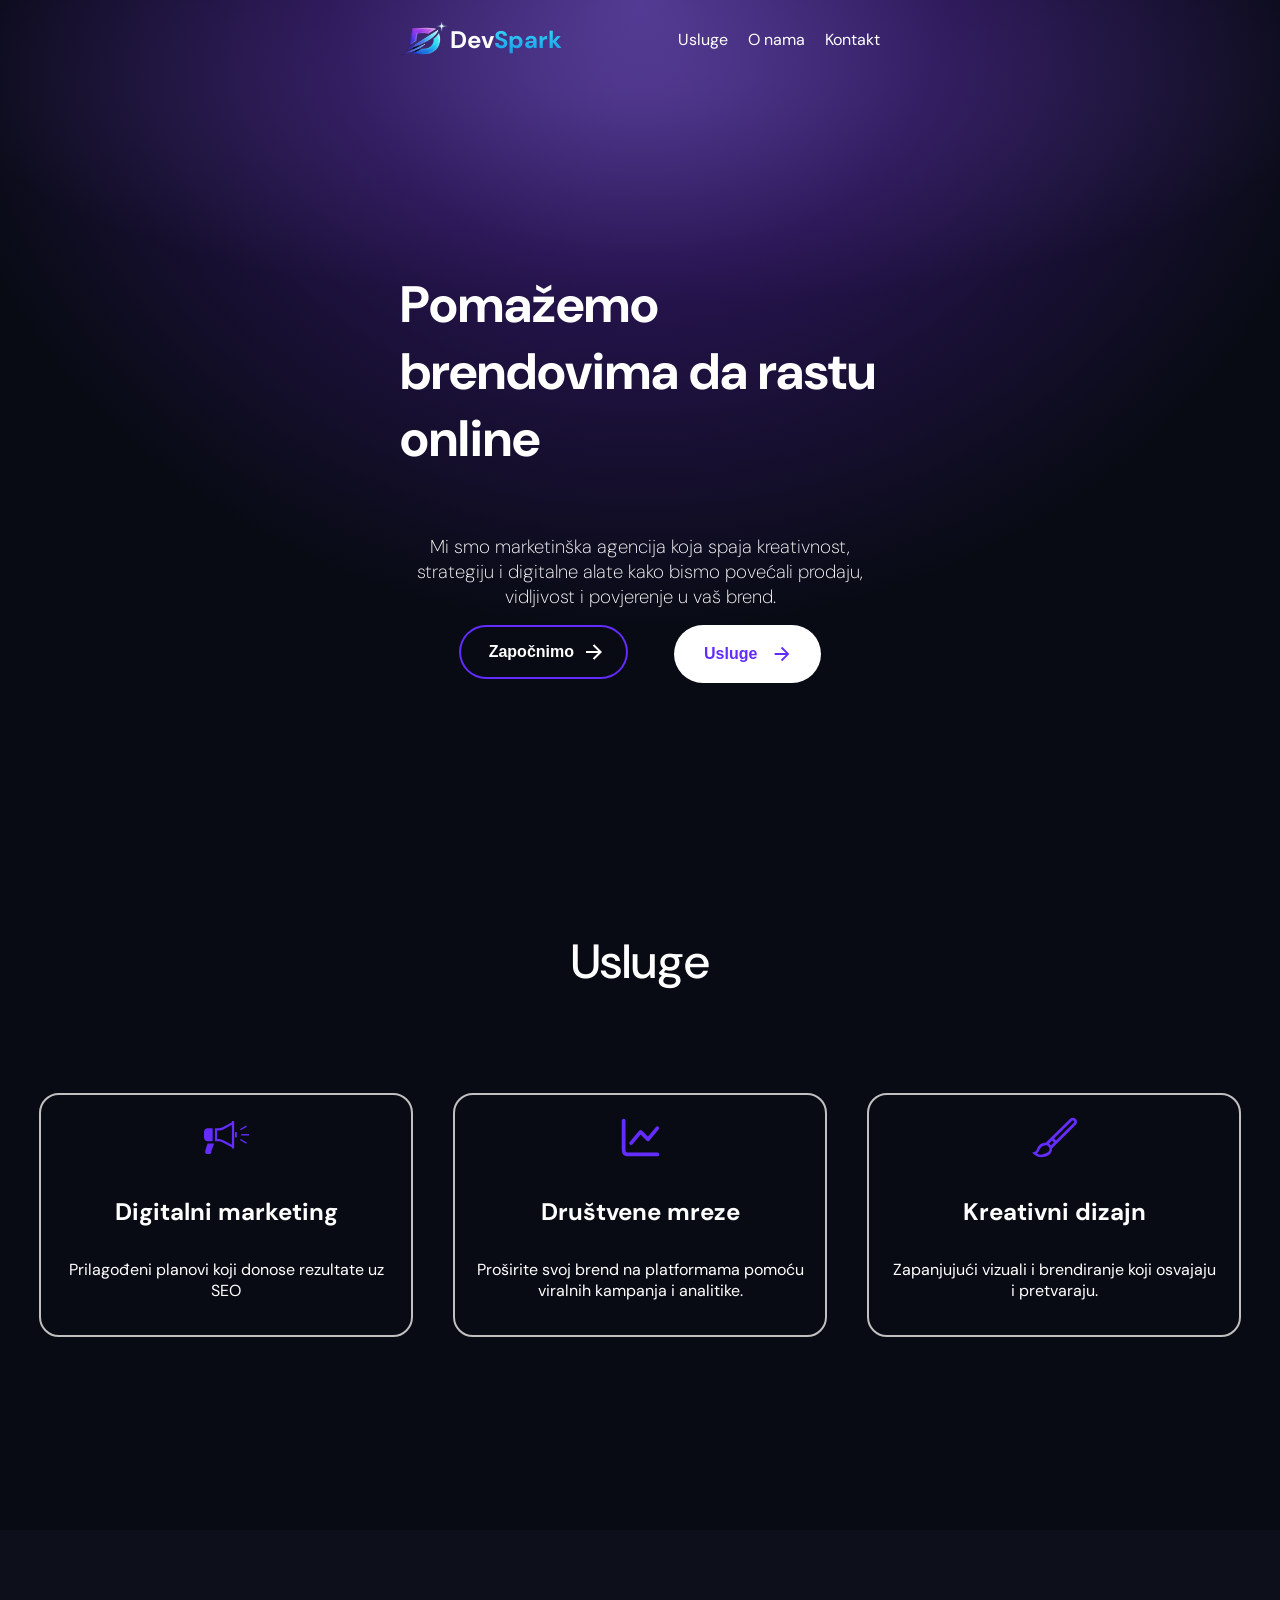
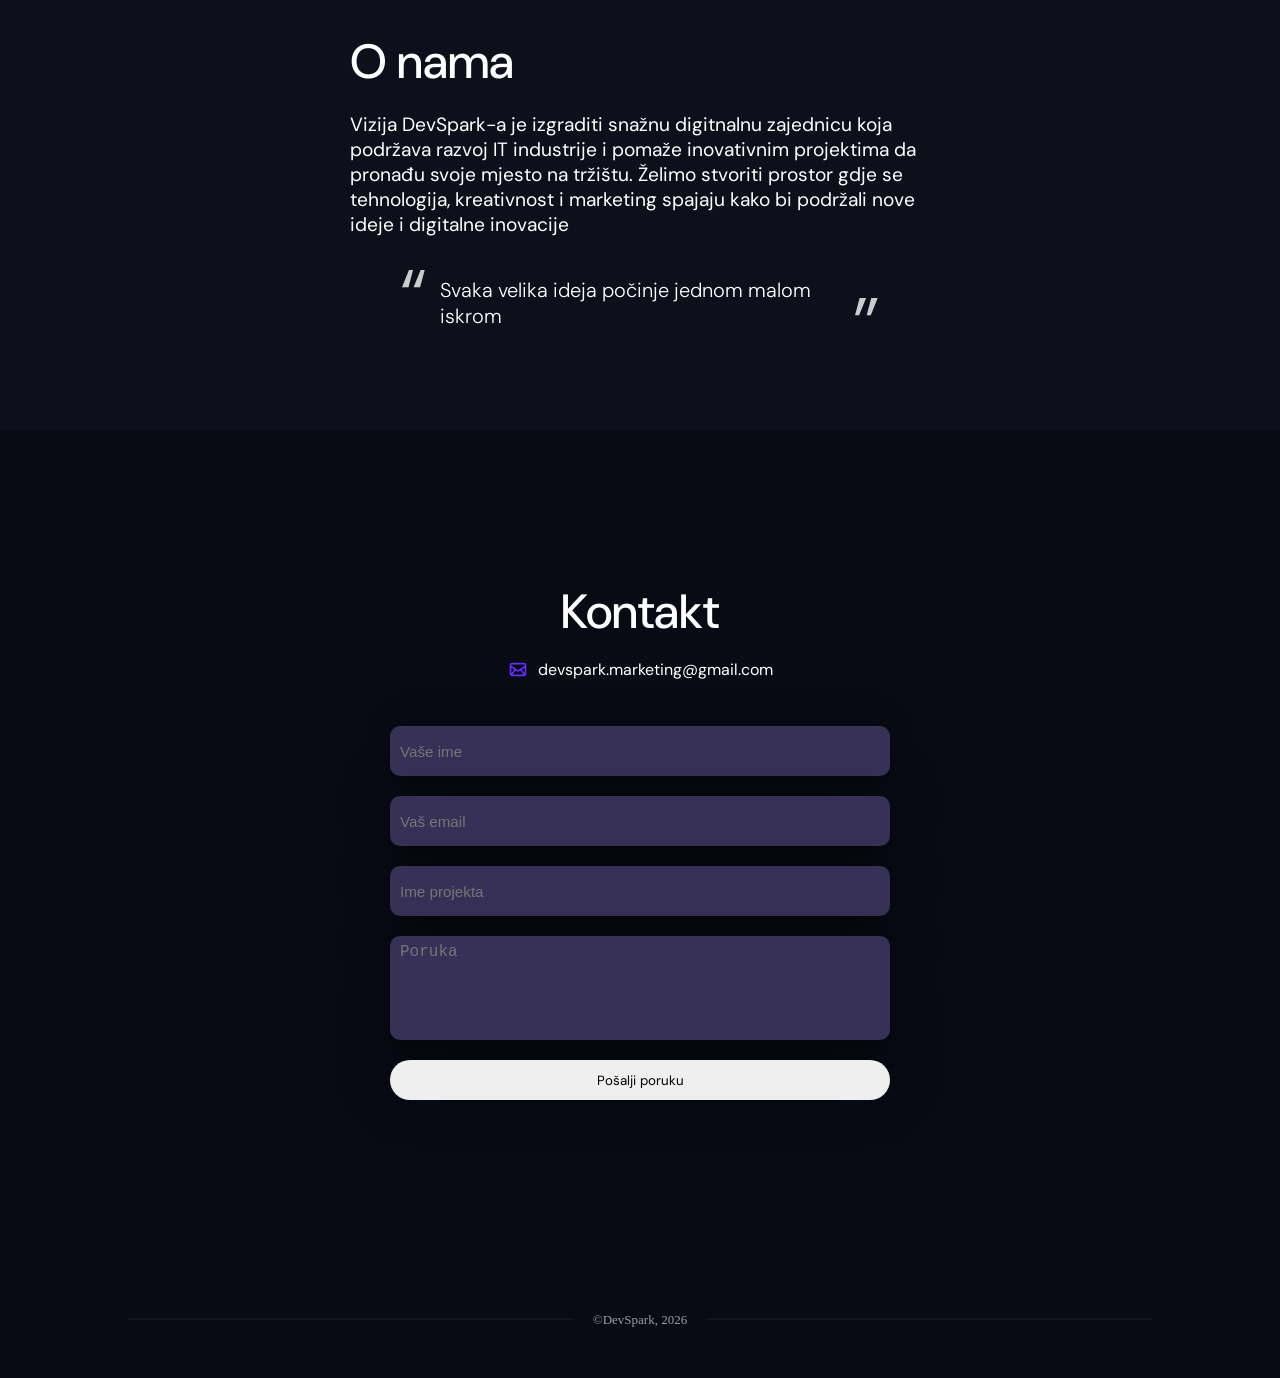
<file: index.html>
<!DOCTYPE html>
<html lang="en">
<head>
    <meta charset="UTF-8">
    <meta name="viewport" content="width=device-width, initial-scale=1.0">
    <meta name="description" content="Povećajte uspjeh svog brenda uz našu marketinšku agenciju. Nudimo sveobuhvatne usluge koje će vam pomoći da se istaknete na tržištu.">
    <link rel="stylesheet" href="style.css">
    <link rel="icon" type="image/x-icon" href="images/axf.png">
    <title>DevSpark</title>
    <link rel="preconnect" href="https://fonts.googleapis.com">
<link rel="preconnect" href="https://fonts.gstatic.com" crossorigin>
<link href="https://fonts.googleapis.com/css2?family=DM+Sans:ital,opsz,wght@0,9..40,100..1000;1,9..40,100..1000&family=Montserrat:ital,wght@0,100..900;1,100..900&family=Poppins:ital,wght@0,100;0,200;0,300;0,400;0,500;0,600;0,700;0,800;0,900;1,100;1,200;1,300;1,400;1,500;1,600;1,700;1,800;1,900&display=swap" rel="stylesheet">
</head>
<body>
    <div class="hero">
        <nav>
            <div class="logo">
            <img src="images/axf.png"   alt="logo">
            <h1><p class="fh1">Dev</p><p class="sh1">Spark</p></h1>
            </div>
            <div>
                <ul>
                    <li><a href="#usluge">Usluge</a></li>
                    <li><a href="#Onama">O nama</a></li>
                    <li><a href="#kontakt">Kontakt</a></li>
                </ul>
            </div>
        </nav>
        <div class="main">
            <h2>Pomažemo brendovima da rastu online</h2>
            <h3>Mi smo marketinška agencija koja spaja kreativnost, strategiju i digitalne alate kako bismo povećali prodaju, vidljivost i povjerenje u vaš brend.</h3>
        </div>
        <div class="btns">
            <a href="#kontakt"><button class="animated-button">
  <svg xmlns="http://www.w3.org/2000/svg" class="arr-2" viewBox="0 0 24 24">
    <path
      d="M16.1716 10.9999L10.8076 5.63589L12.2218 4.22168L20 11.9999L12.2218 19.778L10.8076 18.3638L16.1716 12.9999H4V10.9999H16.1716Z"
    ></path>
  </svg>
  <span class="text">Započnimo</span>
  <span class="circle"></span>
  <svg xmlns="http://www.w3.org/2000/svg" class="arr-1" viewBox="0 0 24 24">
    <path
      d="M16.1716 10.9999L10.8076 5.63589L12.2218 4.22168L20 11.9999L12.2218 19.778L10.8076 18.3638L16.1716 12.9999H4V10.9999H16.1716Z"
    ></path>
  </svg>
</button>
</a>
                        <a href="#usluge"><button class="animated-buttonv2">
  <span class="text">Usluge</span>
  <span class="circle"></span>
  <svg xmlns="http://www.w3.org/2000/svg" class="arr-1" viewBox="0 0 24 24">
    <path
      d="M16.1716 10.9999L10.8076 5.63589L12.2218 4.22168L20 11.9999L12.2218 19.778L10.8076 18.3638L16.1716 12.9999H4V10.9999H16.1716Z"
    ></path>
  </svg>
</button>
</a>
        </div>
    </div>
    <main>
      <section class="prva" id="Usluge">
        <h2 id="usluge" class="slide-in-left">Usluge</h2>
        <div class="usluge-box">
          <div class="boxes slide-in-left">
            <img src="images/loudspeaker-6-svgrepo-com.svg" class="filter-svg" alt="loudspeaker icon">
            <h4>Digitalni marketing</h4>
            <p>Prilagođeni planovi koji donose rezultate uz SEO</p>
          </div>
          <div class="boxes slide-in-left">
            <img src="images/chart-line-svgrepo-com.svg" class="filter-svg" alt="chart icon">
            <h4>Društvene mreze</h4>
            <p>Proširite svoj brend na platformama pomoću viralnih kampanja i analitike.</p>
          </div>
          <div class="boxes slide-in-left">
            <img src="images/brush-svgrepo-com.svg" class="filter-svg" alt="brush icon">
            <h4>Kreativni dizajn</h4>
            <p>Zapanjujući vizuali i brendiranje koji osvajaju i pretvaraju.</p>
          </div>
        </div>
      </section>
      <section class="druga " id="Onama">
        <div class="slide-in-right">
        <h2 >O nama</h2>
        <p>Vizija DevSpark-a je izgraditi snažnu digitnalnu zajednicu koja podržava razvoj IT industrije i pomaže inovativnim projektima da pronađu svoje mjesto na tržištu. Želimo stvoriti prostor gdje se tehnologija, kreativnost i marketing spajaju kako bi podržali nove ideje i digitalne inovacije</p>
        <blockquote class="big-quote">
  Svaka velika ideja počinje jednom malom iskrom
</blockquote>
</div>
      </section>
      <section class="treca " id="kontakt">
        <div class="frm slide-in-left">
        <h2>Kontakt</h2>
        <div class="kont">
          <img src="images/mail-alt-svgrepo-com.svg" class="mailikon" alt="mail icon">
          <p class="mail">devspark.marketing@gmail.com</p>
        </div>
        
        <form action="https://formsubmit.co/devspark.marketing@gmail.com" method="POST">
          <div class="inputs">
            <input type="text" required placeholder="Vaše ime" maxlength="50" name="name">
          </div>
          <div class="inputs">
            <input type="email" required placeholder="Vaš email" maxlength="50" name="email">
          </div>
          <div class="inputs">
            <input type="text" placeholder="Ime projekta" maxlength="50" name="ime_projekta">
          </div>
          <div class="inputs">
            <textarea name="poruka" id="poruka" rows="5" placeholder="Poruka" maxlength="270" name="poruka"></textarea>
          </div>
          <button type="submit">Pošalji poruku</button>
        </form>
        </div>
      </section>
    </main>

    <footer class="footer">
  <div class="footer-line">
    <span>©DevSpark, 2026</span>
  </div>
</footer>

    <script>
    
const observer = new IntersectionObserver((entries) => {
  entries.forEach(entry => {
    if (entry.isIntersecting) entry.target.classList.add('active');
  });
});

document.querySelectorAll('.slide-in-left').forEach(el => observer.observe(el));
document.querySelectorAll('.slide-in-right').forEach(el => observer.observe(el));
    </script>
</body>
</html>
</file>
<file: style.css>
.animated-button {
  position: relative;
  display: flex;
  align-items: center;
  gap: 4px;
  padding: 12px 36px;
  border: 4px solid;
  border-color: transparent;
  font-size: 16px;
  background-color: inherit;
  border-radius: 100px;
  font-weight: 600;
  color: white;
  box-shadow: 0 0 0 2px #622bff;
  cursor: pointer;
  overflow: hidden;
  transition: all 0.6s cubic-bezier(0.23, 1, 0.32, 1);
}
.animated-buttonv2 {
  position: relative;
  display: flex;
  align-items: center;
  gap: 1px;
  padding: 12px 22px 12px 36px;
  border: 4px solid;
  border-color: transparent;
  font-size: 16px;
  background-color: inherit;
  border-radius: 100px;
  font-weight: 600;
  color: #622bff;
  box-shadow: 0 0 0 2px #ffffff;
  
  background-color: white;
  cursor: pointer;
  overflow: hidden;
  transition: all 0.6s cubic-bezier(0.23, 1, 0.32, 1);
}


.animated-button svg {
  position: absolute;
  width: 24px;
  fill: white;
  z-index: 9;
  transition: all 0.8s cubic-bezier(0.23, 1, 0.32, 1);
}
.animated-buttonv2 svg {
  width: 22px;
  fill: #622bff;
  z-index: 9;
}




.animated-button .arr-1 {
  right: 16px;
}

.animated-button .arr-2 {
  left: -25%;
}

.animated-button .circle {
  position: absolute;
  top: 50%;
  left: 50%;
  transform: translate(-50%, -50%);
  width: 20px;
  height: 20px;
  background-color: #622bff;
  border-radius: 50%;
  opacity: 0;
  transition: all 0.8s cubic-bezier(0.23, 1, 0.32, 1);
}



.animated-button .text {
  position: relative;
  z-index: 1;
  transform: translateX(-12px);
  transition: all 0.8s cubic-bezier(0.23, 1, 0.32, 1);
}
.animated-buttonv2 .text {
  position: relative;
  z-index: 1;
  transform: translateX(-12px);
  transition: all 0.8s cubic-bezier(0.23, 1, 0.32, 1);
}



.animated-button:hover {
  box-shadow: 0 0 0 12px transparent;
  color: white;
  border-radius: 12px;
}
.animated-buttonv2:hover {
  box-shadow: 0 0 0 12px transparent;
  
  border-radius: 12px;
}
.animated-button:hover .arr-1 {
  right: -25%;
}
.animated-button .arr1{
    fill: black;
    background-color: black;
}

.animated-button:hover .arr-2 {
  left: 16px;
}

.animated-button:hover .text {
  transform: translateX(12px);
}

.animated-button:hover svg {
  fill: white;
}

.animated-button:active {
  scale: 0.95;
  box-shadow: 0 0 0 4px 622BFF;
}
.animated-buttonv2:active {
  scale: 0.95;
  box-shadow: 0 0 0 4px 622BFF;
}

.animated-button:hover .circle {
  width: 220px;
  height: 220px;
  opacity: 1;
}

html, body {
  overflow-x: hidden;
}
body {
  position: relative
}

body{
    max-width: 100vw;
    padding: 0;
    margin: 0;
    box-sizing: border-box;
    background-color: #080B14;
}
.hero{
   background: 
  radial-gradient(
    ellipse 80% 100% at 50% 0%,
    rgba(139, 92, 246, 0.5) 0%,
    rgba(109, 40, 217, 0.3) 30%,
    transparent 70%
  ),
  radial-gradient(
    ellipse 90% 40% at 50% 10%,
    rgba(167, 139, 250, 0.2) 0%,
    transparent 60%
  ),#080b14; 
    
  min-height: 100vh;
  padding: 0px 400px;
  margin-bottom: 30px;
}

.fh1{
    color: #FDFDFD;
}
.sh1{
    background: linear-gradient(to bottom, #36E3F9, #1994EA);
   background-clip: text;
    -webkit-background-clip: text;
     color: transparent;
    -webkit-text-fill-color: transparent;
}
h1{
    display: flex;
    font-family: "DM Sans", sans-serif;
}
nav img{
    width: 50px;
    height: auto;
}
.logo{
    display: flex;
    align-items: center;
    
}
nav{
    display: flex;
    align-items: center;
    justify-content: space-between;
    font-family: "DM Sans", sans-serif;
}
li, ul{
    list-style: none;
    list-style-type: none;
    color: #FFFFFF;
    
}
ul{
    display: flex;
    gap: 20px;
}
nav button{
    background-color: #271A58;
    padding: 7px 15px;
    border-radius: 50px;
    color: #FFFFFF;
    font-family: "DM Sans", sans-serif;
    border: 1px outset #FFFFFF;
   
}
nav h1{
    margin: 0;
}
.main h2{
    color: white;
    font-family: "DM Sans", sans-serif;
    font-size: 3.2rem;
}
.main{
    display: flex;
    flex-direction: column;
    justify-content: center;
    align-items: center;
    margin-top: 150px;
}
.main h3{
    color: white;
    font-family: "DM Sans", sans-serif;
    font-weight: 200;
    text-align: center;
}
.btns{
    display: flex;
    justify-content: center;
    gap: 50px;
}


main section{
  background-color: #080B14;
  height: 500px;
  max-width: 100vw;
}
#usluge{
  color: white;
  font-size: 3rem;
  margin: 0;
  font-family: "DM Sans", sans-serif;
  font-weight: 500;
  text-align: center;
}
.boxes{
  color: white;
  border: 2px solid silver;
  max-width: 330px;
  width: 100%;
  height: 200px;
  text-align: center;
  border-radius: 20px;
  padding: 20px;
  transition: border 0.3s ease;
  
}
.usluge-box{
  display: flex;
  justify-content: center;
  gap: 40px;
  
}

.filter-svg{
  filter: invert(17%) sepia(87%) saturate(7432%) hue-rotate(257deg) brightness(114%) contrast(101%);
  width: 45px;
}
main .prva{
  display: flex;
  flex-direction: column;
  gap: 100px;
  padding-bottom: 100px;
}
.boxes h4{
  font-size: 1.5rem;
  font-family: "DM Sans", sans-serif;
}
.boxes p{
    font-family: "DM Sans", sans-serif;
}
.boxes:hover{
  cursor: pointer;
  border: 2px solid transparent;
 box-shadow: rgba(0, 0, 0, 0.16) 0px 1px 4px, rgb(51, 51, 51) 0px 0px 0px 3px;
 
}
main .druga{
  color: white;
  font-family: "DM Sans", sans-serif;
  padding: 100px 350px 0px 350px;
  height: 400px;
  background-color: #0d101b;
}
.druga h2{
  margin: 0;
  font-size: 3rem;
  font-weight: 500;
}
.druga p{
  font-size: 1.2rem;
}

.big-quote {
  position: relative;
  padding: 20px 50px;
  font-size: 1.25rem;
  border: none;
  width: fit-content;
  font-weight: 300;
}

.big-quote::before {
  content: "\201C"; 
  font-size: 5rem;
  position: absolute;
  left: 10px;
  top: -10px;
  color: #ccc;
  
}

.big-quote::after {
  content: "\201D"; 
  font-size: 5rem;
  position: absolute;
  right: 10px;
  bottom: -30px;
  color: #ccc;
}

.treca{
  padding: 150px 0px;
  display: flex;
  flex-direction: column;
  align-items: center;
}
.treca h2{
  color: white;
  font-family: "DM Sans", sans-serif;
  margin: 0;
  font-size: 3rem;
  font-weight: 500;
}
form{
  padding: 30px 40px;
  width: 500px;
  height: 400px;
  display: flex;
  flex-direction: column;
  gap: 20px;
}
.inputs{
  display: flex;
  flex-direction: column;
}
input{
  height: 50px;
  border-radius: 10px;
  padding: 0px 10px;
  border:none;
  background-color: #373157;
  box-shadow: rgba(0, 0, 0, 0.25) 0px 54px 55px, rgba(0, 0, 0, 0.12) 0px -12px 30px, rgba(0, 0, 0, 0.12) 0px 4px 6px, rgba(0, 0, 0, 0.17) 0px 12px 13px, rgba(0, 0, 0, 0.09) 0px -3px 5px;
  color: white;
  font-size: 0.95rem;
}
label{
  font-family: "DM Sans", sans-serif;
}
textarea{
  resize: none;
  background-color:#373157;
  border: none;
  font-size: 1rem;
  border-radius: 10px;
  padding: 7px 10px;
  color: white;
box-shadow: rgba(0, 0, 0, 0.25) 0px 54px 55px, rgba(0, 0, 0, 0.12) 0px -12px 30px, rgba(0, 0, 0, 0.12) 0px 4px 6px, rgba(0, 0, 0, 0.17) 0px 12px 13px, rgba(0, 0, 0, 0.09) 0px -3px 5px;
}
.treca button{
  font-family: "DM Sans", sans-serif;
  height: 40px;
  border: none;
  border-radius: 50px;
  transition: scale 0.7s ease;
}
.treca button:hover{
  scale: 1.1;
}
.mail{
  color: white;
  font-family: "DM Sans", sans-serif;
  font-size: 1rem;
}
.footer {
  position: relative;
  background: #080B14;
  padding: 80px 0 50px;
  overflow: hidden;
  
}



.footer-line {
  position: relative;
  width: 80%;
  margin: 0 auto;
  text-align: center;
  z-index: 2;
}

.footer-line::before {
  content: "";
  position: absolute;
  top: 50%;
  left: 0;
  width: 100%;
  height: 1px;
  background: rgba(255, 255, 255, 0.08);
  transform: translateY(-50%);
}

.footer-line span {
  position: relative;
  z-index: 2;
  padding: 0 20px;
  font-size: 13px;
  color: rgba(255, 255, 255, 0.6);
  background-color: #080B14;
}
.mailikon{
  filter: invert(28%) sepia(100%) saturate(6974%) hue-rotate(256deg) brightness(102%) contrast(101%);
  width: 20px;
}
.kont{
  display: flex;
  gap: 10px;
}
ul li{
  transition: color 0.5s ease;
}


ul li:hover{
  cursor: pointer;
  color: rgb(202, 198, 198);
}
a{
  text-decoration: none;
  color: inherit;
}

@media screen and (max-width: 1260px){
.hero{
  padding: 0px 200px;
}
main .druga{
  padding-top: 100px;
  padding: 0px 200px;
}
}

@media screen and (max-width: 900px){
.hero{
  padding: 0px 100px;
}
.main h2{
  font-size: 2.8rem;
}
.boxes{
  padding: 10px;
}
.boxes h4{
  margin: 10px 0px;
}
main .druga{
  padding: 50px 100px;
}


}
@media screen and (max-width: 800px){
.usluge-box{
  flex-direction: column;
  align-items: center;
}
main section{
  height: auto;
}


}

@media screen and (max-width: 700px){
.hero{
  padding: 0px 30px;
}
.main h2{
  font-size: 2.5rem;
  font-weight: 600;
}
ul{
  gap: 5px;
  font-size: 0.9rem;
  padding-left: 0;
}
.logo h1{
  font-size: 1.4rem;
}
nav img{
  width: 40px;
  height: 40px;
}
main .druga{
  padding: 50px 20px 0px 20px;
}
}

@media screen and (max-width: 600px){
  form{
    width: 90%;

  }
  .main h2{
    text-align: center;
  }
}
@media screen and (max-width: 500px){
  .logo h1{
    font-size: 1.3rem;
  }
  .hero{
    padding: 0px 10px;
  }
  .btns{
    gap: 30px;
  }
  .boxes{
    width: 85%;
  }
  main .druga{
  padding: 50px 15px 30px 15px;
}
.druga p{
  font-weight: 300;
}
.big-quote{
  margin: 0;
}
main .prva{
  gap: 50px;
}
}
.frm{
  display: flex;
  flex-direction: column;
  align-items: center;
  width: 100%;
}



.slide-in-left , .slide-in-right{
  opacity: 0;
}
.slide-in-left.active {
	-webkit-animation: slide-in-left 0.7s cubic-bezier(0.250, 0.460, 0.450, 0.940) both;
	        animation: slide-in-left 0.7s cubic-bezier(0.250, 0.460, 0.450, 0.940) both;
          animation-delay: 0.3s;
}
.slide-in-right.active {
	-webkit-animation: slide-in-right 0.7s cubic-bezier(0.250, 0.460, 0.450, 0.940) both;
	        animation: slide-in-right 0.7s cubic-bezier(0.250, 0.460, 0.450, 0.940) both;
          animation-delay: 0.3s;
}

@-webkit-keyframes slide-in-left {
  0% {
    -webkit-transform: translateY(100px);
            transform: translateY(100px);
    opacity: 0;
  }
  100% {
    -webkit-transform: translateY(0);
            transform: translateY(0);
    opacity: 1;
  }
}
@keyframes slide-in-left {
  0% {
    -webkit-transform: translateY(100px);
            transform: translateY(100px);
    opacity: 0;
  }
  100% {
    -webkit-transform: translateY(0);
            transform: translateY(0);
    opacity: 1;
  }
}




@-webkit-keyframes slide-in-right {
  0% {
    -webkit-transform: translateX(200px);
            transform: translateX(200px);
    opacity: 0;
  }
  100% {
    -webkit-transform: translateX(0);
            transform: translateX(0);
    opacity: 1;
  }
}
@keyframes slide-in-right {
  0% {
    -webkit-transform: translateX(200px);
            transform: translateX(200px);
    opacity: 0;
  }
  100% {
    -webkit-transform: translateX(0);
            transform: translateX(0);
    opacity: 1;
  }
}
</file>
